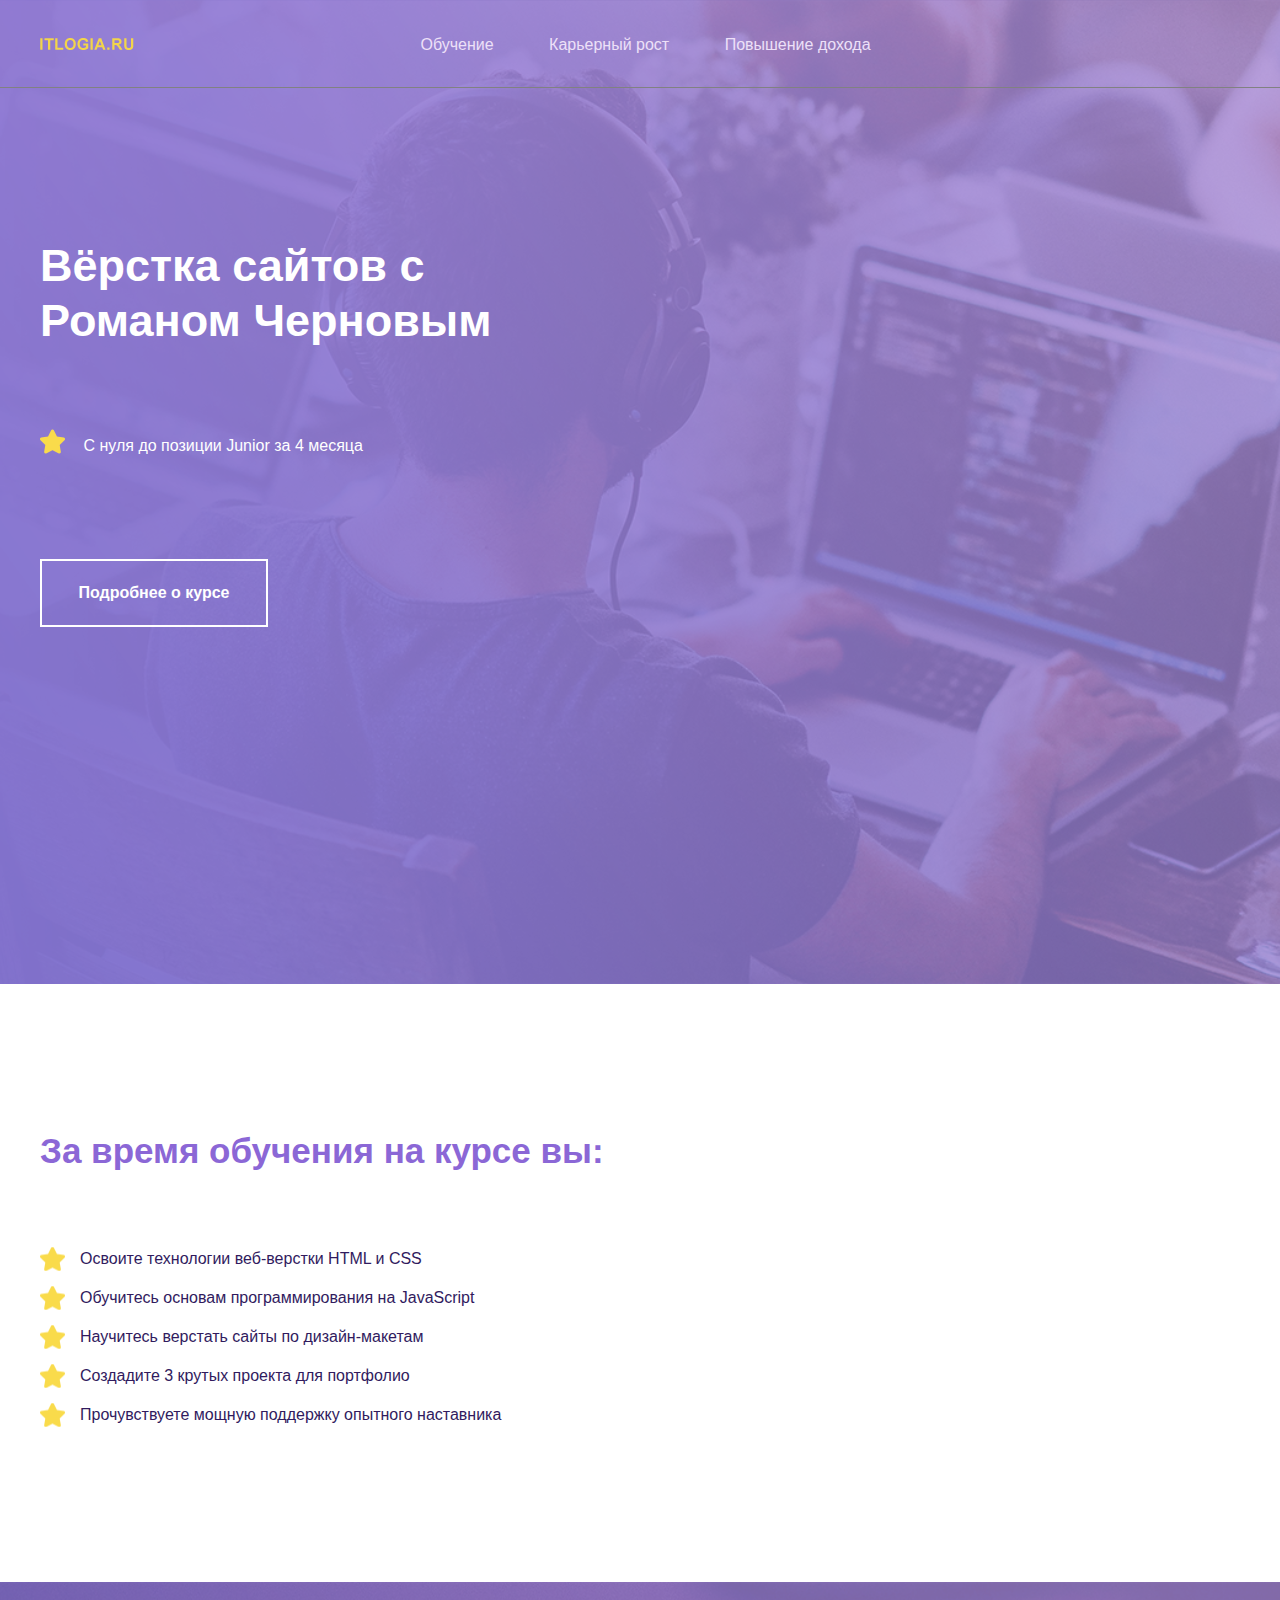
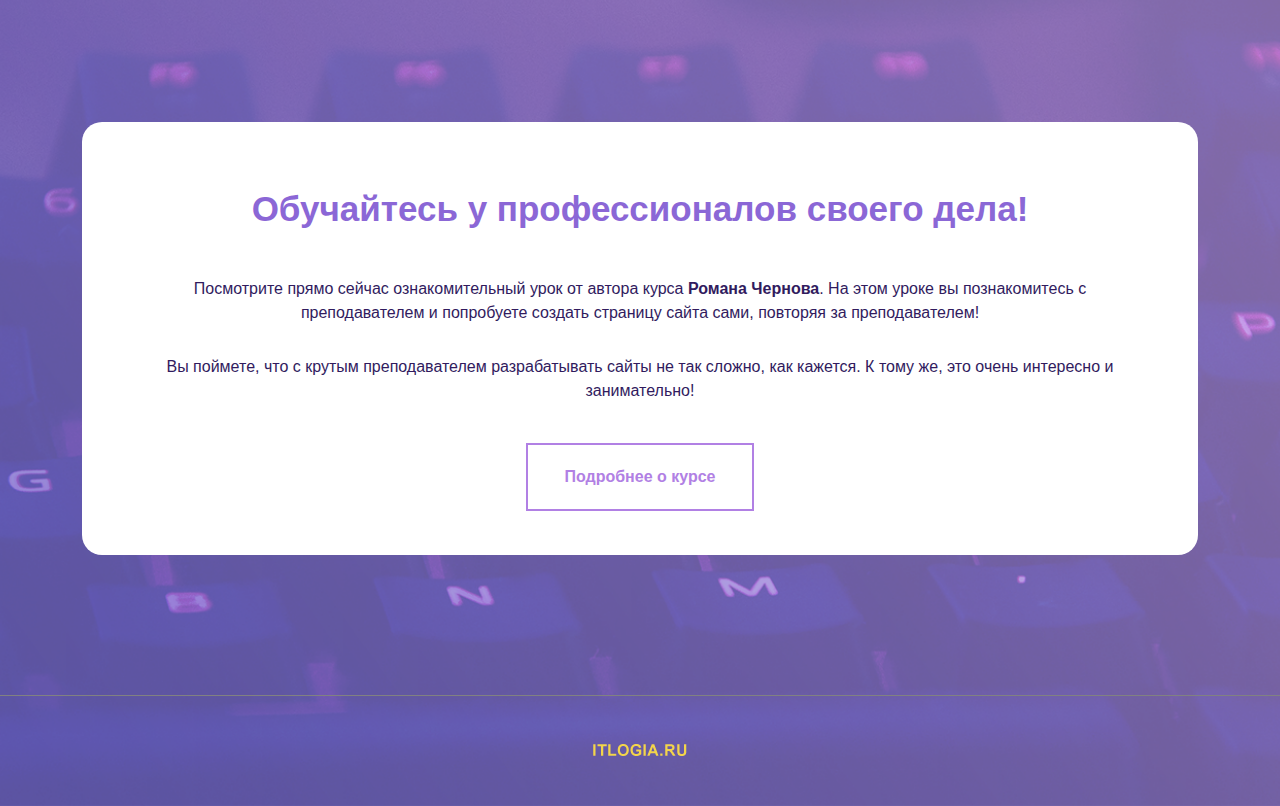
<file: index.html>
<!DOCTYPE html>
<html lang="en">
<head>
    <meta charset="UTF-8">
    <title>Itlogia</title>
    <link rel="stylesheet" href="css/style.css">
</head>
<body>
<section class="main">
    <header class="header">
        <div class="container">
            <img src="images/logo.png" alt="Логотип" class="logo">
            <nav class="menu">
                <ul>
                    <li class="menu-item"><a href="#">Обучение</a></li>
                    <li class="menu-item"><a href="#">Карьерный рост</a></li>
                    <li class="menu-item"><a href="#">Повышение дохода</a></li>
                </ul>
            </nav>
        </div>
    </header>
    <div class="course">
        <div class="container">
            <h1 class="course-title">Вёрстка сайтов с
                Романом Черновым</h1>
            <div class="course-star">
                <img src="images/favourite.png" alt="Звезда">
                <p class="favorite-text">С нуля до позиции Junior за 4 месяца</p>
            </div>
            <div class="course-actions">
                <button class="button button-white">
                    Подробнее о курсе
                </button>
            </div>
        </div>
    </div>
</section>
<section class="course-info">
    <div class="course-info-container">
        <h2 class="course-info-title">За время обучения на курсе вы:</h2>
        <ul class="course-info-list">
            <li>Освоите технологии веб-верстки HTML и CSS</li>
            <li>Обучитесь основам программирования на JavaScript</li>
            <li>Научитесь верстать сайты по дизайн-макетам</li>
            <li>Создадите 3 крутых проекта для портфолио</li>
            <li>Прочувствуете мощную поддержку опытного наставника</li>
        </ul>
    </div>
</section>
<div class="background-wrapper">
    <section class="description">
        <div class="description-container">
            <h2 class="description-title">
                Обучайтесь у профессионалов своего дела!
            </h2>
            <p class="description-info-text">Посмотрите прямо сейчас ознакомительный урок от автора курса <b>Романа Чернова</b>. На этом уроке вы познакомитесь с
                преподавателем и попробуете создать страницу сайта сами, повторяя за преподавателем!</p>
            <p class="description-info-second-text">Вы поймете, что с крутым преподавателем разрабатывать сайты не так сложно, как кажется. К тому же, это очень интересно и занимательно!</p>
            <button class="button button-purple">Подробнее о курсе</button>
        </div>
    </section>
    <footer class="footer">
        <div class="container">
            <img src="images/logo.png" alt="Лого">
        </div>
    </footer>
</div>
</body>
</html>
</file>
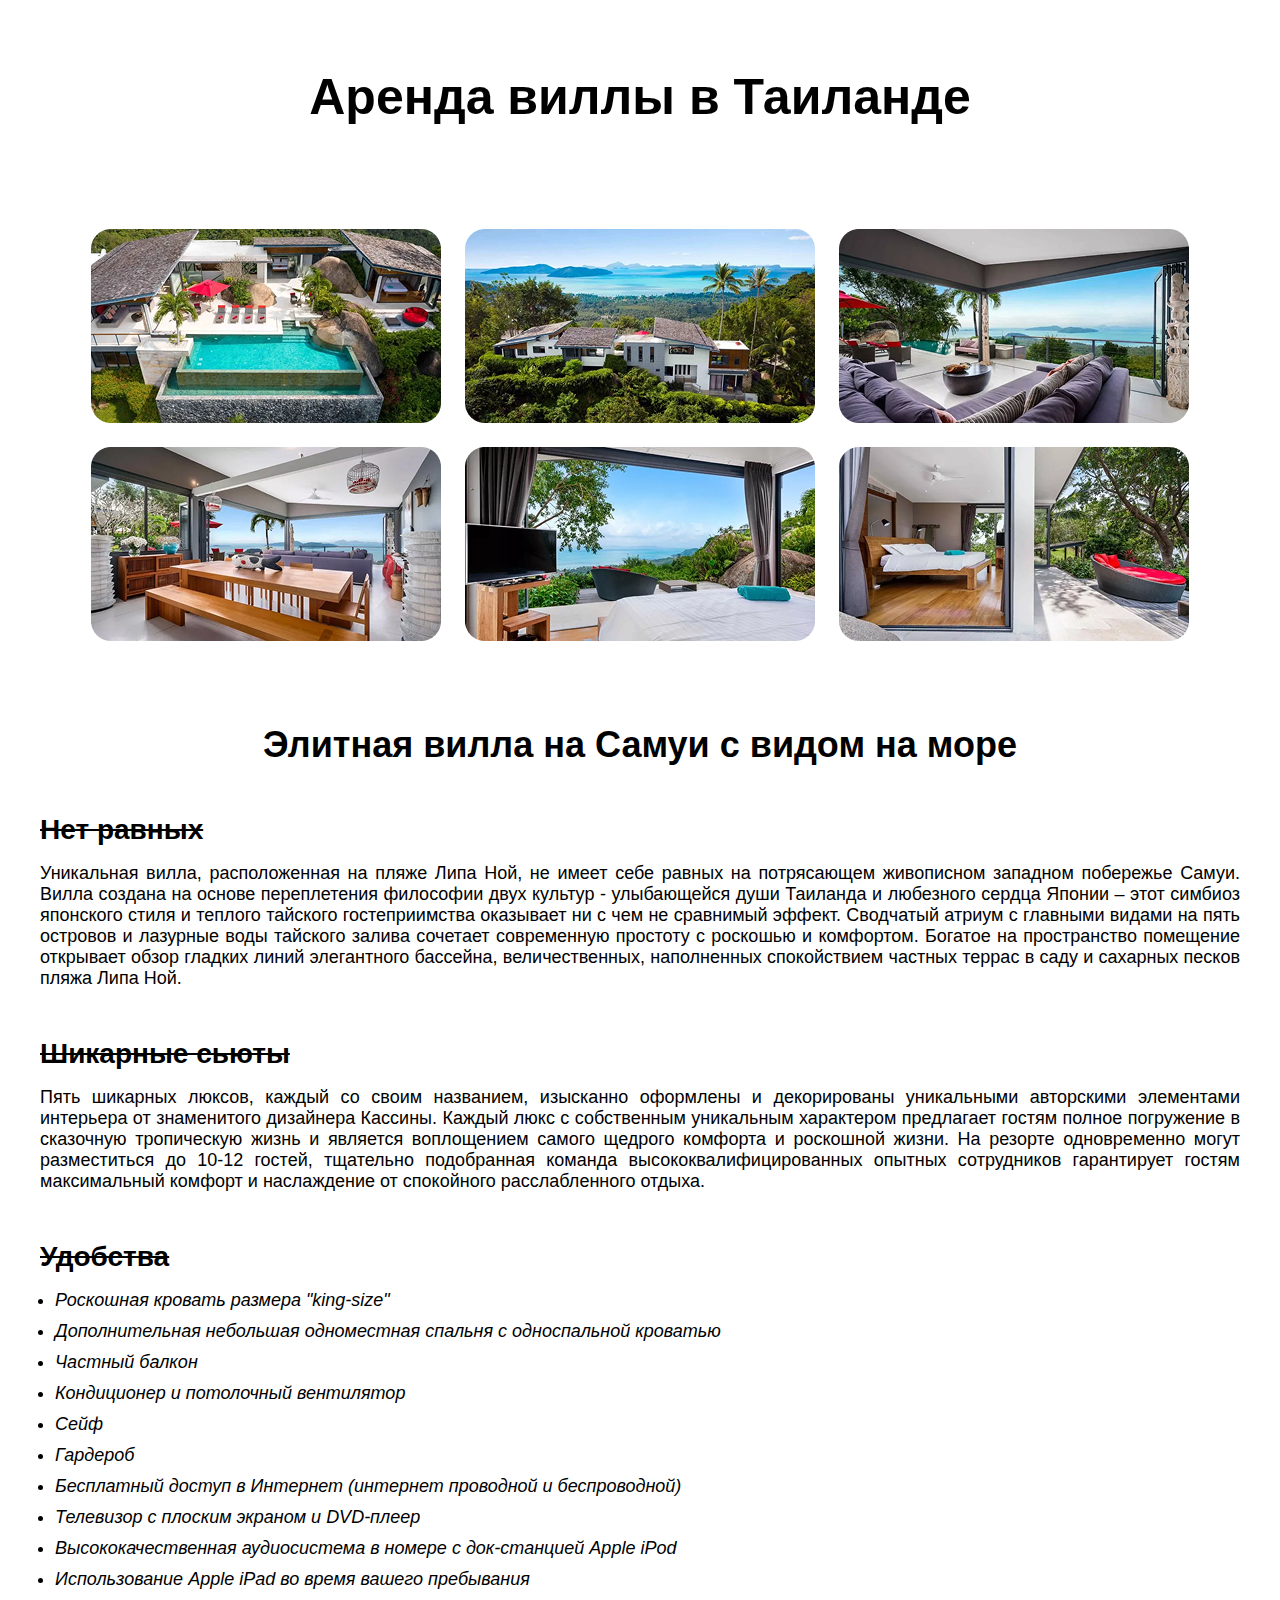
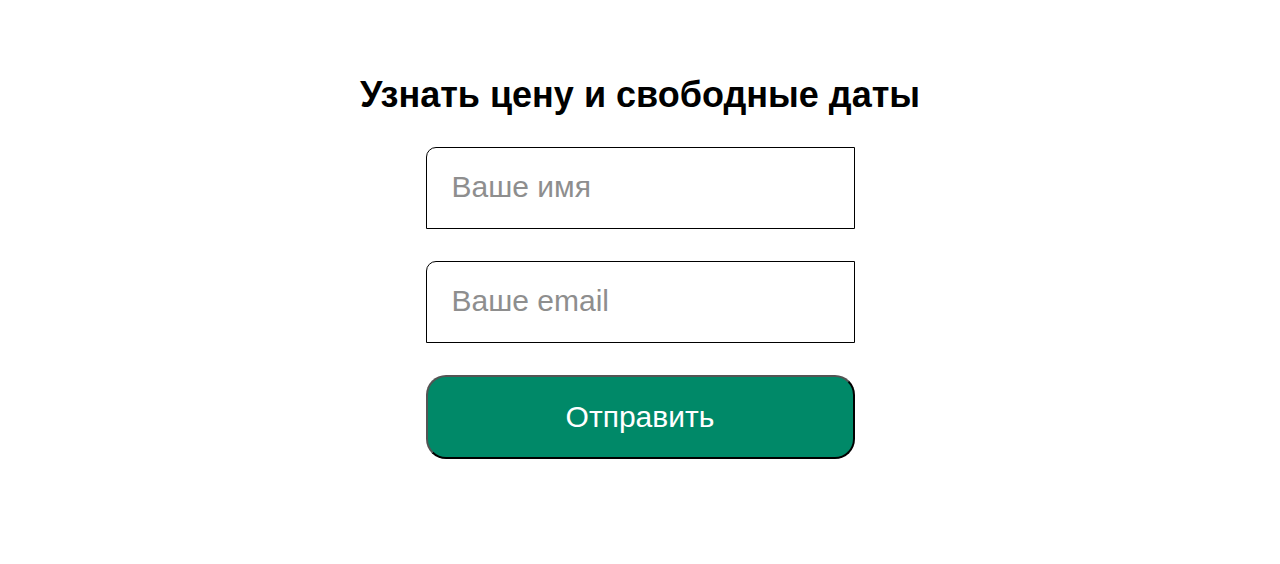
<file: itlogia-css-first-practice/index.html>
<!DOCTYPE html>
<html lang="en">
<head>
    <meta charset="UTF-8">
    <title>Title</title>
    <link rel="stylesheet" href="css/style.css">
</head>
<body>
<main>
    <h1>Аренда виллы в Таиланде</h1>
    <div>
        <img src="images/image%201.png" alt="Изображение виллы 1">
        <img src="images/image%202.png" alt="Изображение виллы 2">
        <img src="images/image%203.png" alt="Изображение виллы 3">
        <img src="images/image%204.png" alt="Изображение виллы 4">
        <img src="images/image%205.png" alt="Изображение виллы 5">
        <img src="images/image%206.png" alt="Изображение виллы 6">
    </div>
    <h2>Элитная вилла на Самуи с видом на море </h2>
    <h3>Нет равных</h3>
    <p>Уникальная вилла, расположенная на пляже Липа Ной, не имеет себе равных на потрясающем живописном западном
        побережье Самуи. Вилла создана на основе переплетения философии двух культур - улыбающейся души Таиланда
        и любезного сердца Японии – этот симбиоз японского стиля и теплого тайского гостеприимства оказывает ни с чем не
        сравнимый эффект. Сводчатый атриум с главными видами на пять островов и лазурные воды тайского залива сочетает
        современную простоту с роскошью и комфортом.
        Богатое на пространство помещение открывает обзор гладких линий элегантного бассейна, величественных,
        наполненных спокойствием частных террас в саду и сахарных песков пляжа Липа Ной.</p>
    <h3>Шикарные сьюты</h3>
    <p>Пять шикарных люксов, каждый со своим названием, изысканно оформлены и декорированы уникальными авторскими
        элементами интерьера от знаменитого дизайнера Кассины.
        Каждый люкс с собственным уникальным характером предлагает гостям полное погружение в сказочную тропическую
        жизнь и является воплощением самого щедрого комфорта и роскошной жизни.
        На резорте одновременно могут разместиться до 10-12 гостей,
        тщательно подобранная команда высококвалифицированных опытных сотрудников гарантирует гостям максимальный
        комфорт и наслаждение от спокойного расслабленного отдыха.</p>
    <h3>Удобства</h3>
    <ul>
        <li>Роскошная кровать размера "king-size"</li>
        <li>Дополнительная небольшая одноместная спальня с односпальной кроватью</li>
        <li>Частный балкон</li>
        <li>Кондиционер и потолочный вентилятор</li>
        <li>Сейф</li>
        <li>Гардероб</li>
        <li>Бесплатный доступ в Интернет (интернет проводной и беспроводной)</li>
        <li>Телевизор с плоским экраном и DVD-плеер</li>
        <li>Высококачественная аудиосистема в номере с док-станцией Apple iPod</li>
        <li>Использование Apple iPad во время вашего пребывания</li>
    </ul>
    <form action="">
        <h2>Узнать цену и свободные даты</h2>
        <input type="text" placeholder="Ваше имя">
        <input type="text" placeholder="Ваше email">
        <button>Отправить</button>
    </form>
</main>

</body>
</html>
</file>
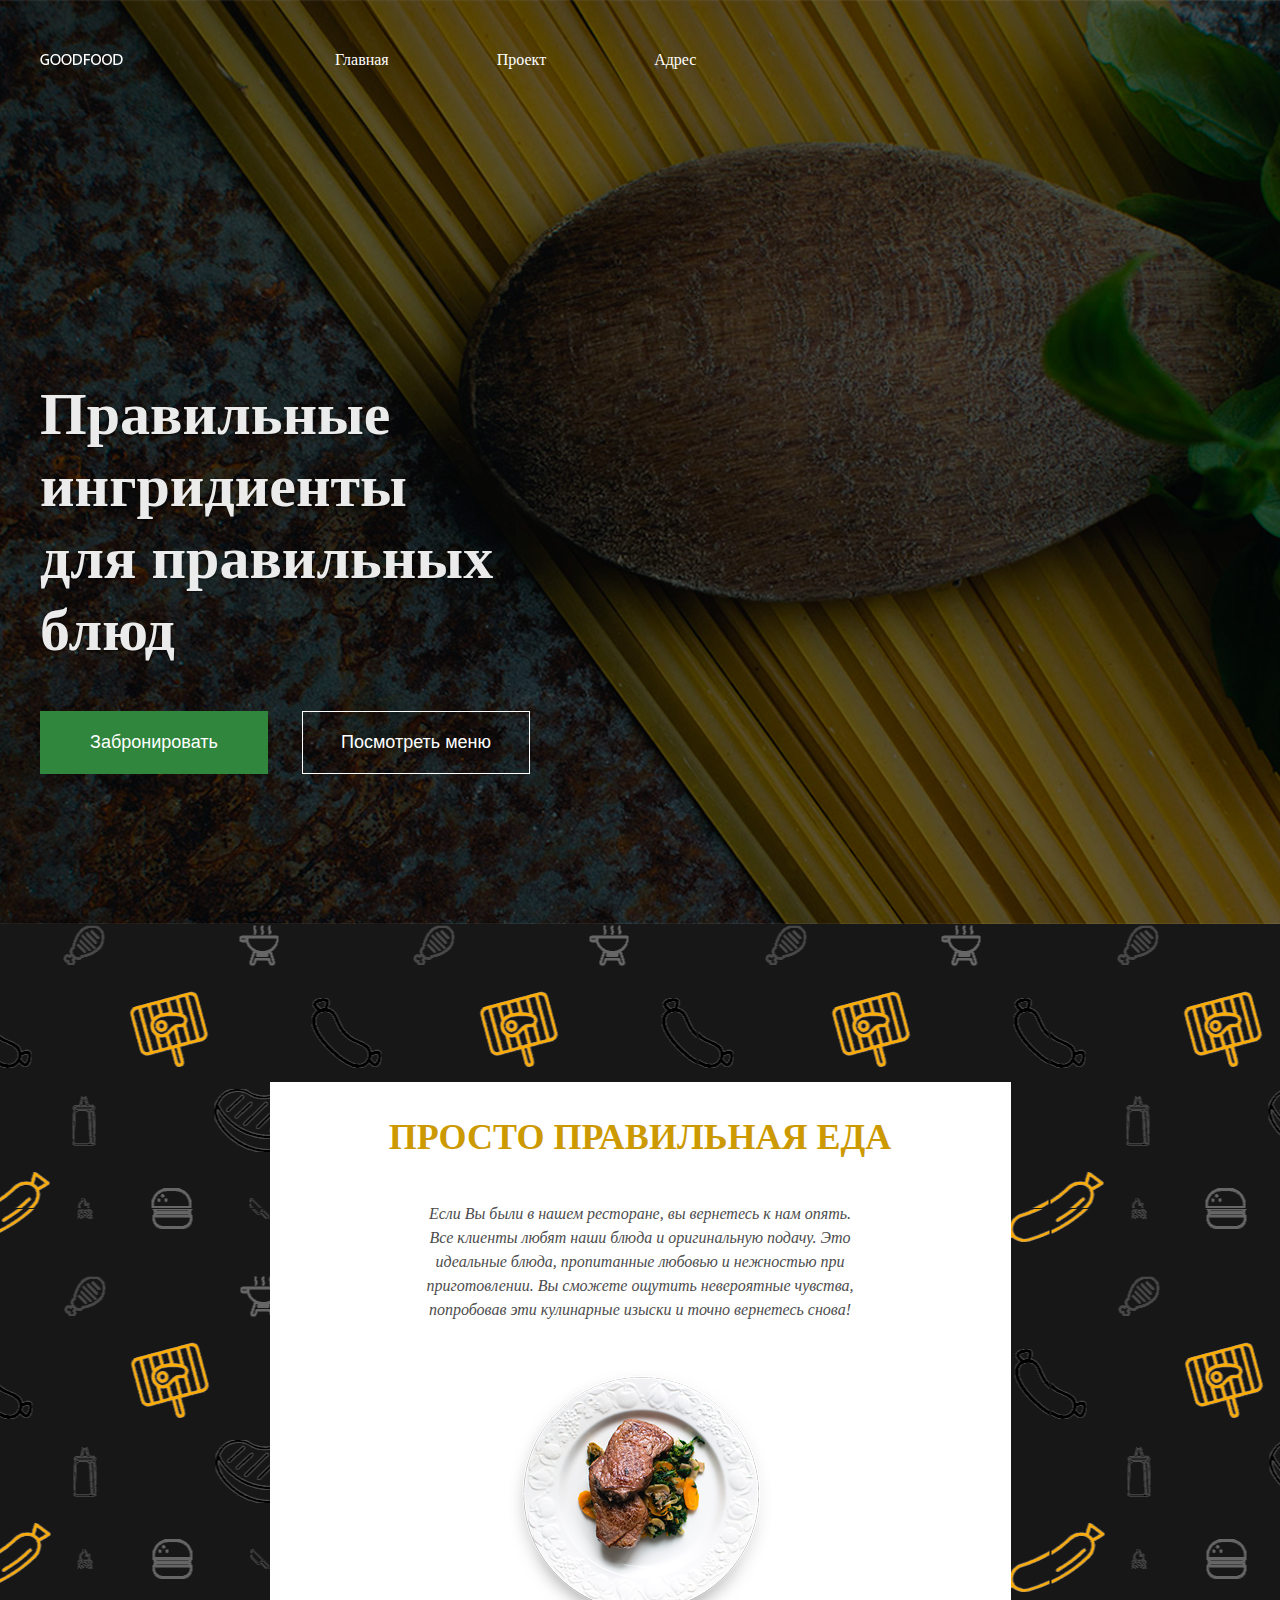
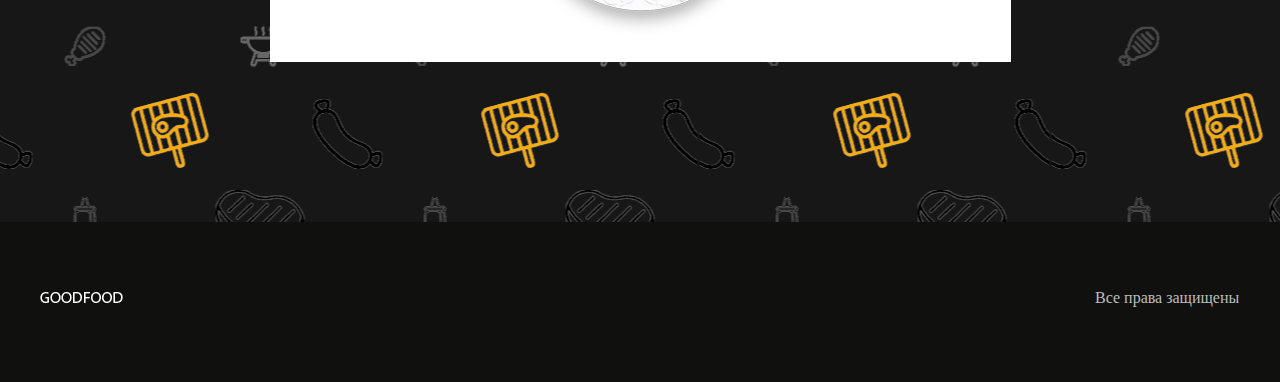
<file: itlogia-css-second-practice/index.html>
<!DOCTYPE html>
<html lang="en">
<head>
    <meta charset="UTF-8">
    <title>Title</title>
    <link rel="stylesheet" href="css/style.css">
</head>
<body>
<section class="main">
    <header class="header">
        <div class="container">
            <img class="logo" src="images/logo.png" alt="Логотип">
            <nav class="menu">
                <ul>
                    <li class="menu-item"><a href="#">Главная</a></li>
                    <li class="menu-item"><a href="#">Проект</a></li>
                    <li class="menu-item"><a href="#">Адрес</a></li>
                </ul>
            </nav>
        </div>
    </header>
    <div class="cafe">
        <div class="container">
            <h1 class="cafe-title">Правильные ингридиенты для правильных блюд</h1>
            <div class="cafe-actions">
                <button class="button button-green-full">Забронировать</button>
                <button class="button button-white-transparent">Посмотреть меню</button>
            </div>
        </div>
    </div>
</section>
<section class="right-food">
    <div class="right-food-container">
        <h2 class="right-food-title">ПРОСТО ПРАВИЛЬНАЯ ЕДА</h2>
        <p class="right-food-text">Если Вы были в нашем ресторане, вы вернетесь к нам опять. Все клиенты любят наши блюда и оригинальную подачу.
            Это идеальные блюда, пропитанные любовью и нежностью при приготовлении. Вы сможете ощутить невероятные
            чувства, попробовав эти кулинарные изыски и точно вернетесь снова!</p>
        <div class="right-food-image">
            <img src="images/dish.png" alt="Блюдо">
        </div>
    </div>
</section>
<footer class="footer">
    <div class="container">
        <img class="logo" src="images/logo.png" alt="Логотип">
        <span class="rights">Все права защищены</span>
    </div>
</footer>
</body>
</html>
</file>
<file: css/style.css>
* {
    margin: 0;
    padding: 0;
}

body {
    font-family: Arial, sans-serif;
}

.main {
    background-image: url("../images/bg.png");
    background-position: center;
    background-size: cover;
}

.header {
    padding: 35px 0 33px 0;
    border-bottom: 1px solid #818181;
}

.container {
    max-width: 1200px;
    margin: 0 auto;
}

.logo {
    margin-right: 282px;
}

.menu {
    display: inline-block;
}

.menu-item {
    display: inline-block;
    margin-right: 51px;
}

.menu-item a {
    font-size: 16px;
    color: rgb(237, 224, 248);
    line-height: 1.2;
    text-decoration: none;
}

.course {
    padding: 151px 0 152px 0;
}

.course-title {
    font-size: 45px;
    color: rgb(255, 255, 255);
    font-weight: bold;
    line-height: 1.222;
    max-width: 455px;
}

.course-star {
    margin-top: 80px;
}

.favorite-text {
    display: inline-block;
    font-size: 16px;
    color: rgb(255, 255, 255);
    line-height: 1.5;
    vertical-align: bottom;
    margin-left: 14px;
}

.button {
    width: 228px;
    padding: 23px;
    font-size: 16px;
    font-weight: bold;
    cursor: pointer;
    background-color: transparent;
}

.button.button-white {
    color: rgb(255, 255, 255);
    border: 2px solid rgb(255, 255, 255);
    margin: 101px 0 205px 0;
}

.course-info {
    background-color: rgb(255, 255, 255);
    padding: 140px 0 140px 0;
}

.course-info-container {
    max-width: 1200px;
    margin: 0 auto;
}

.course-info-title {
    font-size: 35px;
    color: rgb(139, 103, 214);
    font-weight: bold;
    line-height: 1.571;
    margin-bottom: 68px;
}

.course-info-list {
    list-style: none;
}

.course-info-list li {
    margin-bottom: 15px;
    padding-left: 40px;
    background-image: url('../images/favourite.png');
    background-size: 25px 25px;
    background-position: left center;
    background-repeat: no-repeat;
    font-size: 16px;
    color: rgb(49, 27, 94);
    line-height: 1.5;
}

.background-wrapper {
    background-image: url("../images/bg2.png");
    background-position: center;
    background-size: cover;
}

.description {
    padding: 140px 0 140px 0;
}

.description-container {
    width: 996px;
    background: #fff;
    margin: 0 auto;
    padding: 60px 60px 44px 60px;
    border-radius: 20px;
}

.description-title {
    font-size: 35px;
    color: rgb(139, 103, 214);
    font-weight: bold;
    line-height: 1.571;
    text-align: center;
    margin-bottom: 40px;
}

.description-info-text {
    font-size: 16px;
    color: rgb(49, 27, 94);
    line-height: 1.5;
    text-align: center;
    margin-bottom: 30px;
}

.description-info-second-text {
    font-size: 16px;
    color: rgb(49, 27, 94);
    line-height: 1.5;
    text-align: center;
    margin-bottom: 40px;
}

.button.button-purple {
    color: #b180e4;
    border: 2px solid #b180e4;
    display: block;
    margin: 0 auto;
}

.footer {
    border-top: 1px solid #818181;
    padding: 46px 0 46px 0;
}

.footer .container {
    text-align: center;
}
</file>
<file: itlogia-css-first-practice/css/style.css>
* {
    margin: 0;
    padding: 0;
}

main {
    max-width: 1200px;
    margin: 0 auto;
    font-family: Arial, sans-serif;

}

h1 {
    font-style: normal;
    font-weight: 700;
    font-size: 50px;
    line-height: 57px;
    color: #000;
    text-shadow: 0 4px 4px 0 rgba(0, 0, 0, 0.25);
    margin: 69px 0 93px 0;
    text-align: center;
}

div {
    text-align: center;
    margin-bottom: 69px;
}

img {
    margin: 10px;
}

h2 {
    font-size: 36px;
    color: #000;
    font-style: normal;
    text-align: center;
    line-height: 41px;
    margin-bottom: 49px;
    font-weight: bold;
}

h3 {
    font-weight: 700;
    font-size: 28px;
    color: #000;
    margin-bottom: 17px;
    text-decoration: line-through;
}

p {
    font-weight: 400;
    font-size: 18px;
    text-align: justify;
    color: #000;
    margin-bottom: 49px;
}

ul {
    font-style: italic;
    font-weight: 400;
    font-size: 18px;
    color: #000;
    padding-left: 15px;
    margin-bottom: 84px;
}

li {
    margin-bottom: 10px;
}

form {
    max-width: 561px;
    margin: 0 auto 105px auto;
    text-align: center;
}

form h2 {
    margin-bottom: 0;
}

input {
    border: 1px solid #000;
    border-top-left-radius: 10px;
    box-sizing: border-box;
    padding: 22px 25px 24px 25px;
    font-weight: 400;
    font-size: 30px;
    line-height: 34px;
    color: black;
    margin-top: 32px;
    width: 429px
}

input::placeholder {
    color: #8e8e8e;
}

button {
    border-radius: 20px;
    background: #008968;
    font-weight: 400;
    font-size: 30px;
    color: #fff;
    text-align: center;
    padding: 23px;
    width: 429px;
    margin-top: 32px;
}
</file>
<file: itlogia-css-second-practice/css/style.css>
* {
    margin: 0;
    padding: 0;
}

.main {
    background-image: url("../images/background.png");
    background-position: center;
    background-size: cover;
}

.header {
    padding: 50px 0 47px 0;
}

.container {
    max-width: 1200px;
    margin: 0 auto;
}

.logo {
    margin-right: 208px;
}

.menu {
    display: inline-block;
}

.menu-item {
    margin-right: 104px;
    display: inline-block;
}

.menu-item a {
    font-size: 16px;
    font-family: "Myriad Pro", serif;
    color: rgb(255, 255, 255);
    line-height: 1.2;
    text-decoration: none;
}

.cafe {
    padding: 262px 0 150px 0;
}

.cafe-title {
    font-size: 60px;
    color: rgba(255, 255, 255, 0.922);
    font-weight: bold;
    line-height: 1.2;
    text-shadow: 0 1px 2px rgba(1, 1, 1, 0.64);
    max-width: 468px;
}

.cafe-actions {
    margin-top: 45px;
}

.button {
    width: 228px;
    padding: 20px;
    font-size: 18px;
    color: rgb(255, 255, 255);
    text-align: center;
    border: 0;
    cursor: pointer;
}

.button.button-green-full {
    background-color: #2f863c;
    border: 1px solid #2f863c;
    margin-right: 30px;
}

.button.button-white-transparent {
    background-color: transparent;
    border: 1px solid white;
}

.right-food {
    background: url("../images/background_objects.png") #181717 center;
    padding: 158px 0 160px 0;
}

.right-food-container {
    width: 667px;
    background: #fff;
    padding: 37px 37px 23px 37px;
    margin: 0 auto;
}

.right-food-title {
    font-size: 36px;
    color: rgb(204, 153, 0);
    font-weight: bold;
    line-height: 1;
    text-align: center;
    margin-bottom: 47px;
}

.right-food-text {
    font-size: 16px;
    color: rgb(76, 76, 76);
    font-style: italic;
    line-height: 1.5;
    text-align: center;
    max-width: 437px;
    margin: 0 auto;
}

.right-food-image {
    margin-top: 47px;
    text-align: center;
}

.footer {
    background-color: #10110f !important;
    padding: 66px 0 75px 0;
}

.rights {
    font-size: 16px;
    color: rgb(188, 188, 188);
    line-height: 1.2;
    text-align: left;
    margin-left: 760px;
}
</file>
